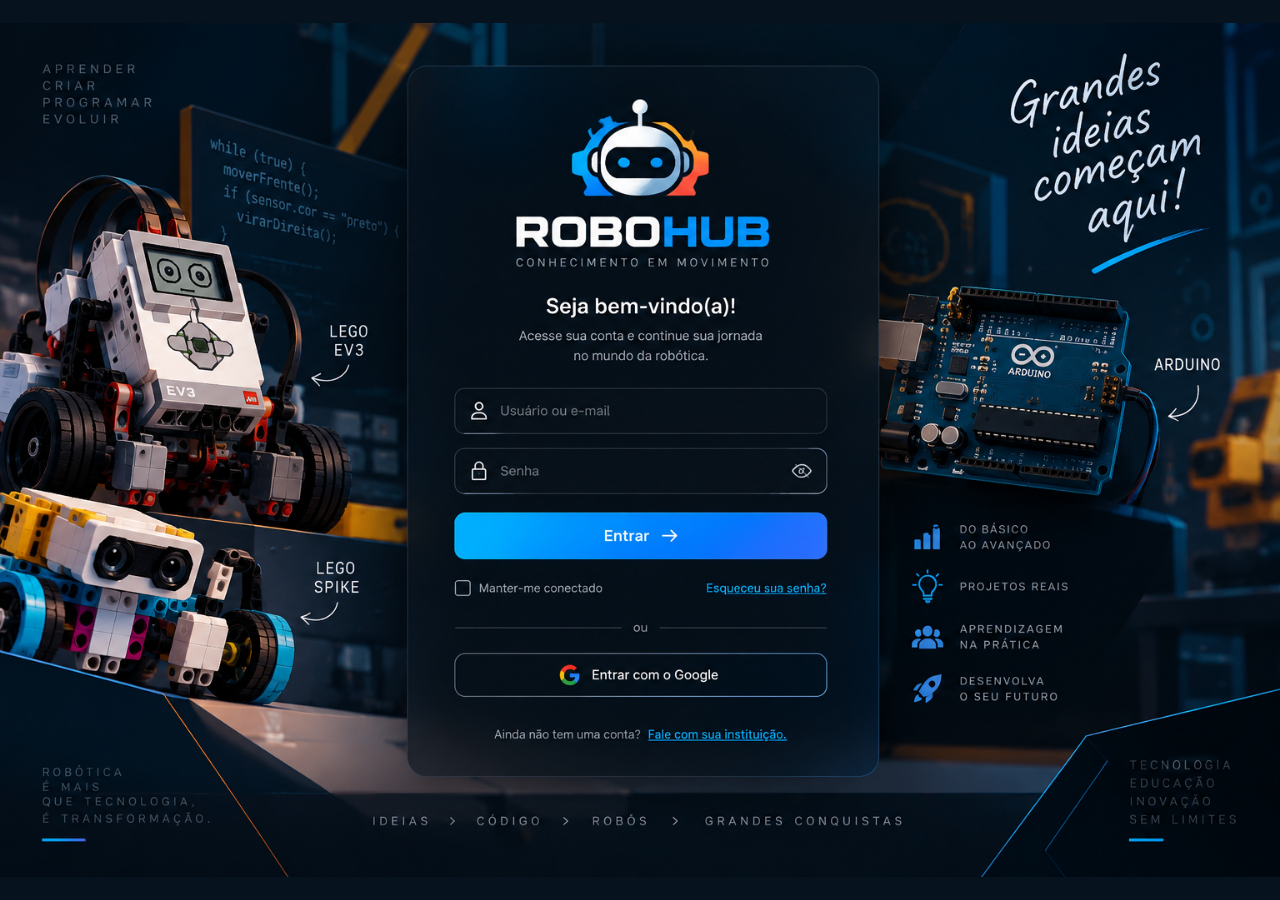
<file: modelo/index.html>
<!DOCTYPE html>
<html lang="pt-BR">
<head>
<meta charset="UTF-8">
<meta name="viewport" content="width=device-width, initial-scale=1.0">
<title>ROBOHUB — Login</title>
<style>
  * { box-sizing: border-box; }
  html, body {
    margin: 0;
    width: 100%;
    height: 100%;
    overflow: hidden;
    background: #06121d;
    font-family: Arial, Helvetica, sans-serif;
  }

  .page {
    position: relative;
    width: 100vw;
    height: 100vh;
    display: flex;
    align-items: center;
    justify-content: center;
    background: #06121d;
  }

  /*
    A arte original tem 1536x1024.
    O background-size: contain preserva exatamente a proporção,
    sem cortar ou deformar a imagem.
  */
  .art {
    position: absolute;
    inset: 0;
    margin: auto;
    width: 100%;
    height: 100%;
    object-fit: contain;
    user-select: none;
    pointer-events: none;
  }

  /*
    Camada de interação.
    Os elementos são posicionados em porcentagem em relação à arte.
    A aparência inicial permanece transparente para que a imagem
    continue sendo visualmente idêntica à arte original.
  */
  .hotspot {
    position: absolute;
    border: 0;
    background: transparent;
    padding: 0;
  }

  .login-form {
    position: absolute;
    left: 35.5%;
    top: 42.7%;
    width: 29.2%;
    height: 18.0%;
    display: flex;
    flex-direction: column;
    gap: 16px;
  }

  .field {
    width: 100%;
    height: 58px;
    border: 0;
    outline: none;
    background: transparent;
    color: #f5f8fb;
    font-size: 16px;
    padding: 0 52px;
    border-radius: 14px;
  }

  .field::placeholder { color: transparent; }

  .field:focus {
    /* mantém a estética da arte; não adiciona borda */
    box-shadow: none;
  }

  .password-wrap {
    position: relative;
    width: 100%;
  }

  .toggle-password {
    position: absolute;
    right: 10px;
    top: 0;
    width: 48px;
    height: 58px;
    border: 0;
    background: transparent;
    cursor: pointer;
  }

  .enter-button {
    position: absolute;
    left: 35.5%;
    top: 57.5%;
    width: 29.2%;
    height: 5.6%;
    border: 0;
    border-radius: 14px;
    background: transparent;
    cursor: pointer;
  }

  .keep-checkbox {
    position: absolute;
    left: 35.5%;
    top: 65.3%;
    width: 24px;
    height: 24px;
    opacity: 0;
    cursor: pointer;
  }

  .forgot {
    position: absolute;
    left: 54.8%;
    top: 65.0%;
    width: 10%;
    height: 3%;
    cursor: pointer;
    border: 0;
    background: transparent;
  }

  .google {
    position: absolute;
    left: 35.5%;
    top: 73.7%;
    width: 29.2%;
    height: 5.1%;
    border: 0;
    background: transparent;
    cursor: pointer;
    border-radius: 14px;
  }

  .institution {
    position: absolute;
    left: 49.5%;
    top: 82.3%;
    width: 13%;
    height: 3%;
    border: 0;
    background: transparent;
    cursor: pointer;
  }

  .toast {
    position: fixed;
    left: 50%;
    bottom: 24px;
    transform: translateX(-50%) translateY(20px);
    background: rgba(5, 18, 30, .95);
    color: white;
    border: 1px solid rgba(0,174,239,.7);
    padding: 12px 18px;
    border-radius: 10px;
    opacity: 0;
    pointer-events: none;
    transition: .25s ease;
    z-index: 10;
    font-size: 14px;
  }
  .toast.show {
    opacity: 1;
    transform: translateX(-50%) translateY(0);
  }

  /* Em telas menores, mantém a arte inteira e reduz a área útil. */
  @media (max-aspect-ratio: 1/1) {
    .art { width: auto; height: 100%; }
    .login-form {
      left: 35.5%;
      width: 29.2%;
    }
  }
</style>
</head>
<body>
<div class="page">

  <img class="art" src="robohub-login.png" alt="ROBOHUB — Conhecimento em Movimento">

  <form id="loginForm" autocomplete="on">
    <div class="login-form">
      <input
        class="field"
        id="user"
        name="username"
        type="text"
        autocomplete="username"
        aria-label="Usuário ou e-mail"
      >

      <div class="password-wrap">
        <input
          class="field"
          id="password"
          name="password"
          type="password"
          autocomplete="current-password"
          aria-label="Senha"
        >
        <button class="toggle-password" type="button" id="togglePassword" aria-label="Mostrar senha"></button>
      </div>
    </div>

    <button class="enter-button" type="submit" aria-label="Entrar"></button>

    <input class="keep-checkbox" type="checkbox" id="keep" aria-label="Manter-me conectado">

    <button class="forgot" type="button" id="forgot" aria-label="Esqueci minha senha"></button>

    <button class="google" type="button" id="google" aria-label="Entrar com o Google"></button>

    <button class="institution" type="button" id="institution" aria-label="Fale com sua instituição"></button>
  </form>

  <div class="toast" id="toast"></div>
</div>

<script>
  const toast = document.getElementById("toast");

  function showToast(message) {
    toast.textContent = message;
    toast.classList.add("show");
    clearTimeout(window.__toastTimer);
    window.__toastTimer = setTimeout(() => toast.classList.remove("show"), 2800);
  }

  document.getElementById("togglePassword").addEventListener("click", () => {
    const input = document.getElementById("password");
    input.type = input.type === "password" ? "text" : "password";
  });

  document.getElementById("loginForm").addEventListener("submit", (event) => {
    event.preventDefault();
    const user = document.getElementById("user").value.trim();
    const password = document.getElementById("password").value;

    if (!user || !password) {
      showToast("Informe seu usuário/e-mail e sua senha.");
      return;
    }

    // Substitua este trecho pela chamada à sua API/autenticação.
    showToast("Login pronto para conectar ao backend do ROBOHUB.");
  });

  document.getElementById("forgot").addEventListener("click", () => {
    showToast("Aqui você poderá conectar o fluxo de recuperação de senha.");
  });

  document.getElementById("google").addEventListener("click", () => {
    showToast("Aqui você poderá integrar o Google OAuth.");
  });

  document.getElementById("institution").addEventListener("click", () => {
    showToast("Aqui você poderá abrir o contato/credenciamento da instituição.");
  });
</script>
</body>
</html>
</file>
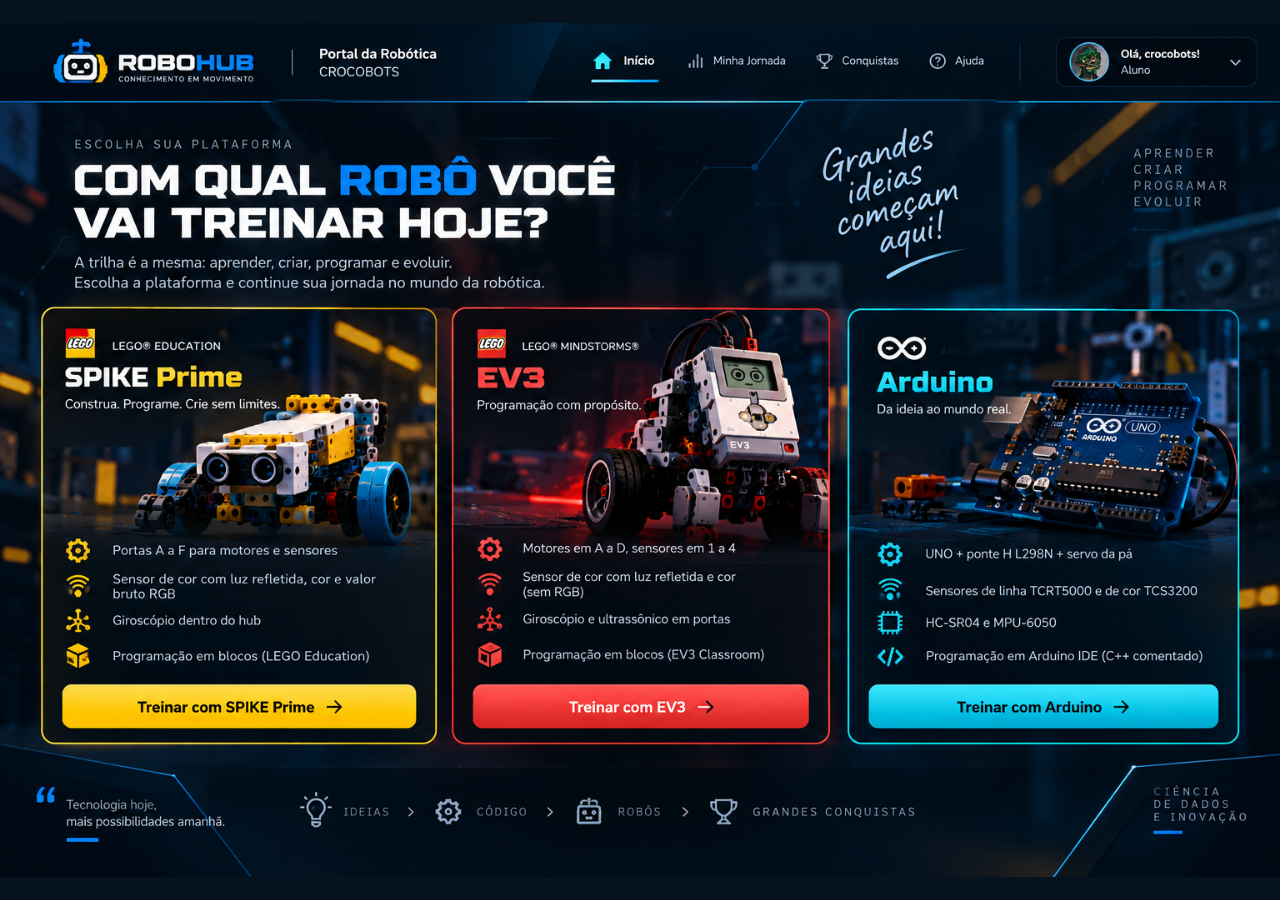
<file: modelo/index2.html>
<!DOCTYPE html>
<html lang="pt-BR">
<head>
<meta charset="UTF-8">
<meta name="viewport" content="width=device-width, initial-scale=1.0">
<title>ROBOHUB — Escolha sua plataforma</title>
<style>
*{box-sizing:border-box}
html,body{margin:0;width:100%;height:100%;overflow:hidden;background:#06121d;font-family:Arial,Helvetica,sans-serif}
.page{position:relative;width:100vw;height:100vh;background:#06121d;display:flex;align-items:center;justify-content:center}
.art{position:absolute;inset:0;width:100%;height:100%;object-fit:contain;user-select:none;pointer-events:none}

/* Interactive layer positioned over the original artwork. */
.platform{
  position:absolute;
  border:0;
  background:transparent;
  cursor:pointer;
  border-radius:18px;
  transition:.2s ease;
}
.platform:hover{
  box-shadow:0 0 0 2px rgba(255,255,255,.18),0 0 28px rgba(0,174,239,.16);
}
.spike{left:3.2%;top:33.2%;width:31.2%;height:51.2%}
.ev3{left:35.2%;top:33.2%;width:30.0%;height:51.2%}
.arduino{left:66.2%;top:33.2%;width:30.8%;height:51.2%}

.button{
  position:absolute;
  border:0;
  background:transparent;
  cursor:pointer;
  border-radius:14px;
  transition:.2s ease;
}
.button:hover{filter:brightness(1.12);box-shadow:0 0 24px rgba(255,255,255,.12)}
.spike-btn{left:4.8%;top:77.3%;width:27.7%;height:5.6%}
.ev3-btn{left:36.9%;top:77.3%;width:27.5%;height:5.6%}
.arduino-btn{left:67.9%;top:77.3%;width:27.4%;height:5.6%}

.nav{
  position:absolute;
  border:0;
  background:transparent;
  cursor:pointer;
}
.nav-home{left:45.2%;top:1.5%;width:6.5%;height:6%}
.nav-journey{left:53%;top:1.5%;width:9%;height:6%}
.nav-achievements{left:63.5%;top:1.5%;width:9%;height:6%}
.nav-help{left:72.7%;top:1.5%;width:6%;height:6%}
.profile{right:1.7%;top:1.5%;width:15.8%;height:6.5%}

.toast{
 position:fixed;left:50%;bottom:22px;transform:translate(-50%,20px);
 background:rgba(5,18,30,.96);color:#fff;border:1px solid rgba(0,174,239,.7);
 padding:12px 18px;border-radius:10px;opacity:0;pointer-events:none;
 transition:.25s ease;z-index:10;font-size:14px
}
.toast.show{opacity:1;transform:translate(-50%,0)}

@media (max-aspect-ratio:1/1){
  .art{width:auto;height:100%}
}
</style>
</head>
<body>
<div class="page">
  <img class="art" src="robohub-plataformas.png" alt="ROBOHUB — escolha sua plataforma">

  <button class="nav nav-home" aria-label="Início" data-msg="Início"></button>
  <button class="nav nav-journey" aria-label="Minha Jornada" data-msg="Minha Jornada"></button>
  <button class="nav nav-achievements" aria-label="Conquistas" data-msg="Conquistas"></button>
  <button class="nav nav-help" aria-label="Ajuda" data-msg="Ajuda"></button>
  <button class="nav profile" aria-label="Perfil do aluno" data-msg="Perfil do aluno"></button>

  <button class="platform spike" aria-label="Selecionar SPIKE Prime" data-platform="SPIKE Prime"></button>
  <button class="platform ev3" aria-label="Selecionar EV3" data-platform="EV3"></button>
  <button class="platform arduino" aria-label="Selecionar Arduino" data-platform="Arduino"></button>

  <button class="button spike-btn" aria-label="Treinar com SPIKE Prime" data-platform="SPIKE Prime"></button>
  <button class="button ev3-btn" aria-label="Treinar com EV3" data-platform="EV3"></button>
  <button class="button arduino-btn" aria-label="Treinar com Arduino" data-platform="Arduino"></button>

  <div class="toast" id="toast"></div>
</div>

<script>
const toast=document.getElementById('toast');
function show(msg){
 toast.textContent=msg;
 toast.classList.add('show');
 clearTimeout(window.__t);
 window.__t=setTimeout(()=>toast.classList.remove('show'),2200);
}
document.querySelectorAll('[data-platform]').forEach(el=>{
 el.addEventListener('click',()=>{
   const p=el.dataset.platform;
   // Conecte aqui a rota real da sua aplicação.
   show('Plataforma selecionada: '+p);
   // Exemplo:
   // window.location.href = '/plataforma/' + p.toLowerCase().replace(' ','-');
 });
});
document.querySelectorAll('[data-msg]').forEach(el=>{
 el.addEventListener('click',()=>show(el.dataset.msg));
});
</script>
</body>
</html>
</file>
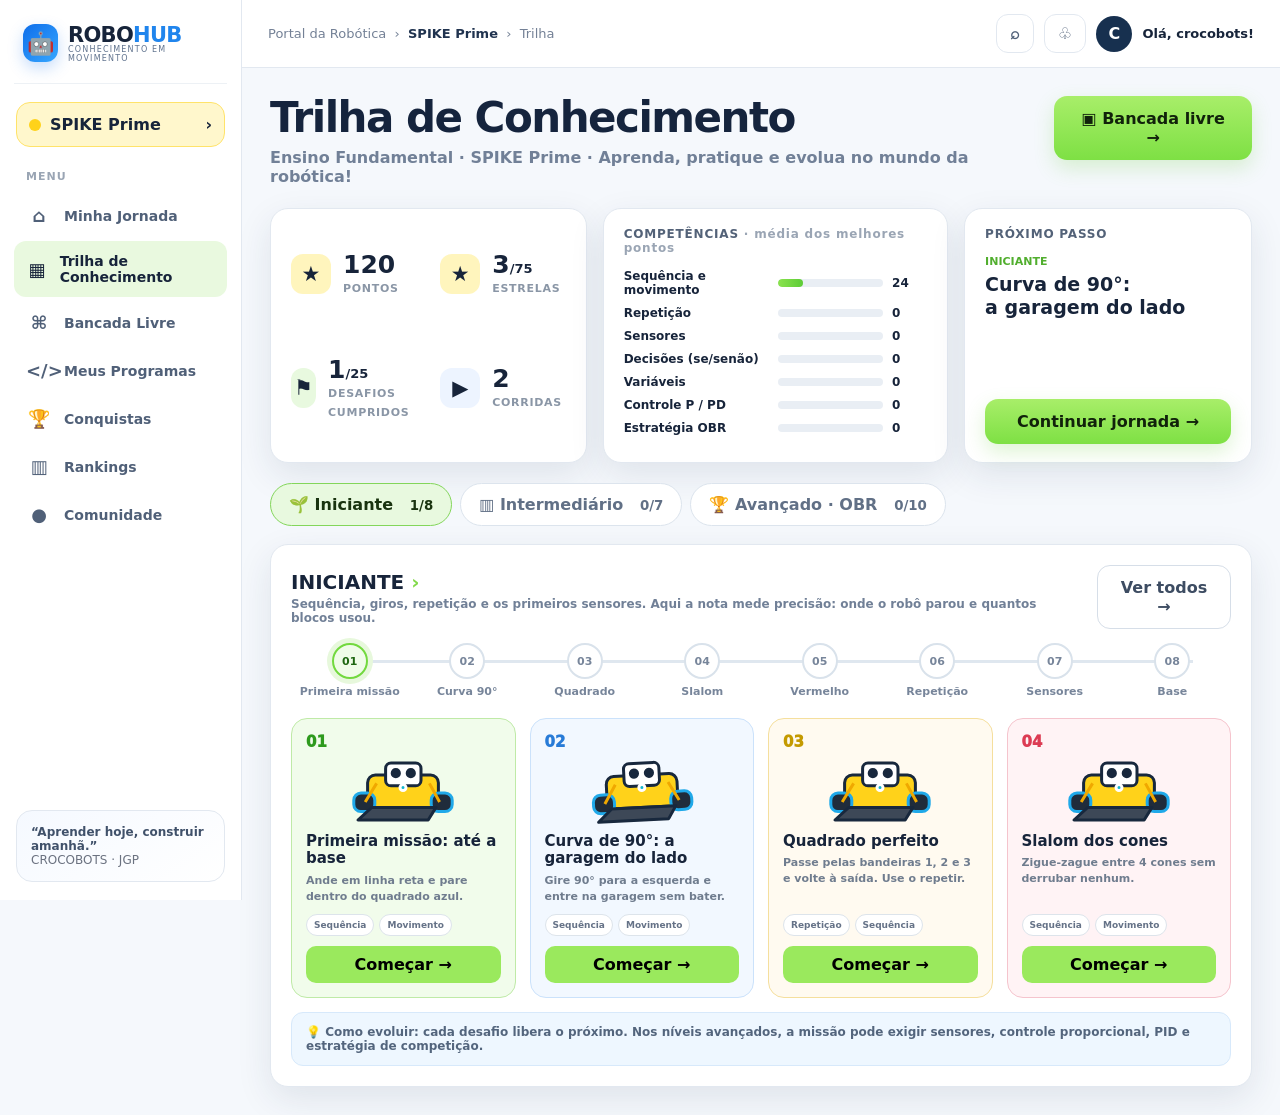
<file: modelo/index3.html>
<!doctype html>
<html lang="pt-BR"><head><meta charset="utf-8"><meta name="viewport" content="width=device-width,initial-scale=1">
<title>ROBOHUB — Portal da Robótica</title><link rel="stylesheet" href="styles.css"></head>
<body><script>location.href='trilha.html'</script></body></html>
</file>
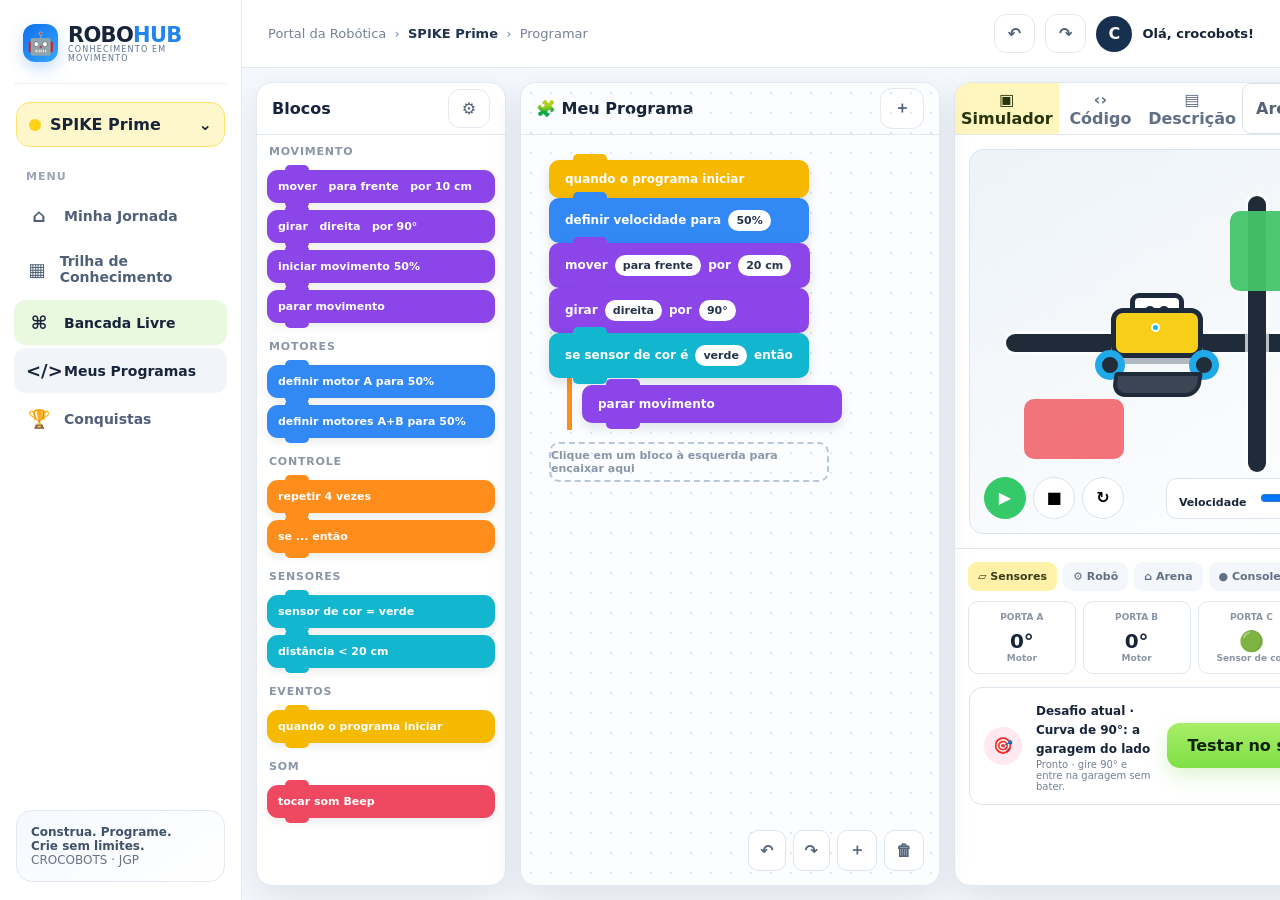
<file: modelo/programar.html>
<!doctype html>
<html lang="pt-BR">
<head><meta charset="utf-8"><meta name="viewport" content="width=device-width,initial-scale=1">
<title>ROBOHUB — Programar e Simular</title><link rel="stylesheet" href="styles.css"></head>
<body>
<div class="app">
<aside class="sidebar">
 <div class="brand"><div class="brand-mark">🤖</div><div><strong>ROBO<span style="color:#2085ed">HUB</span></strong><small>CONHECIMENTO EM MOVIMENTO</small></div></div>
 <div class="platform"><i class="dot"></i><span>SPIKE Prime</span><b style="margin-left:auto">⌄</b></div>
 <nav class="nav">
  <div class="nav-title">MENU</div>
  <a href="trilha.html"><span class="nav-icon">⌂</span><span>Minha Jornada</span></a>
  <a href="trilha.html"><span class="nav-icon">▦</span><span>Trilha de Conhecimento</span></a>
  <a href="#" class="active"><span class="nav-icon">⌘</span><span>Bancada Livre</span></a>
  <a href="#" class="active" style="background:#f1f5fa"><span class="nav-icon">&lt;/&gt;</span><span>Meus Programas</span></a>
  <a href="#" data-nav="Conquistas"><span class="nav-icon">🏆</span><span>Conquistas</span></a>
 </nav>
 <div class="sidebar-foot"><b>Construa. Programe.<br>Crie sem limites.</b><br><span style="color:#6b7280">CROCOBOTS · JGP</span></div>
</aside>
<main class="main">
<header class="topbar"><div class="crumb">Portal da Robótica &nbsp;›&nbsp; <b>SPIKE Prime</b> &nbsp;›&nbsp; Programar</div><div class="top-actions"><button class="top-btn">↶</button><button class="top-btn">↷</button><div class="avatar">C</div><b style="font-size:13px">Olá, crocobots!</b></div></header>

<div class="program-layout">
 <section class="panel palette">
   <div class="panel-head"><span>Blocos</span><button class="top-btn" data-action="Paleta atualizada">⚙</button></div>
   <div class="category">Movimento</div>
   <div class="block move" data-code="mover <span class='field'>para frente</span> por <span class='field'>10 cm</span>">mover &nbsp; para frente &nbsp; por 10 cm</div>
   <div class="block move" data-code="girar <span class='field'>direita</span> por <span class='field'>90°</span>">girar &nbsp; direita &nbsp; por 90°</div>
   <div class="block move" data-code="iniciar movimento <span class='field'>50%</span>">iniciar movimento 50%</div>
   <div class="block move" data-code="parar movimento">parar movimento</div>
   <div class="category">Motores</div>
   <div class="block motor" data-code="definir motor <span class='field'>A</span> para <span class='field'>50%</span>">definir motor A para 50%</div>
   <div class="block motor" data-code="definir motores <span class='field'>A+B</span> para <span class='field'>50%</span>">definir motores A+B para 50%</div>
   <div class="category">Controle</div>
   <div class="block control" data-code="repetir <span class='field'>4</span> vezes">repetir 4 vezes</div>
   <div class="block control" data-code="se ... então">se ... então</div>
   <div class="category">Sensores</div>
   <div class="block sensor" data-code="sensor de cor = <span class='field'>verde</span>">sensor de cor = verde</div>
   <div class="block sensor" data-code="distância &lt; <span class='field'>20 cm</span>">distância &lt; 20 cm</div>
   <div class="category">Eventos</div>
   <div class="block event" data-code="quando o programa iniciar">quando o programa iniciar</div>
   <div class="category">Som</div>
   <div class="block sound" data-code="tocar som <span class='field'>Beep</span>">tocar som Beep</div>
 </section>

 <section class="panel workspace">
  <div class="panel-head"><span>🧩 Meu Programa</span><div><button class="top-btn" data-action="Novo programa">＋</button></div></div>
  <div class="grid-bg"></div>
  <div class="code-area">
    <div class="code-stack" id="codeStack">
      <div class="code-block event" draggable="true">quando o programa iniciar</div>
      <div class="code-block motor" draggable="true">definir velocidade para <span class="field">50%</span></div>
      <div class="code-block move" draggable="true">mover <span class="field">para frente</span> por <span class="field">20 cm</span></div>
      <div class="code-block move" draggable="true">girar <span class="field">direita</span> por <span class="field">90°</span></div>
      <div class="code-block sensor" draggable="true">se sensor de cor é <span class="field">verde</span> então</div>
      <div class="nested"><div class="code-block move" draggable="true">parar movimento</div></div>
      <div class="dropzone">Clique em um bloco à esquerda para encaixar aqui</div>
    </div>
  </div>
  <div class="workspace-tools"><button class="tool" data-action="Desfazer">↶</button><button class="tool" data-action="Refazer">↷</button><button class="tool" data-action="Aumentar zoom">＋</button><button class="tool" data-action="Limpar código">🗑</button></div>
 </section>

 <section class="panel simulator">
   <div class="sim-tabs"><button class="sim-tab active">▣ Simulador</button><button class="sim-tab" data-action="Visualizando código">‹› Código</button><button class="sim-tab" data-action="Abrindo descrição">▤ Descrição</button><select class="arena-select"><option>Arena: Básica</option><option>Arena: OBR</option><option>Arena: Resgate</option></select></div>
   <div class="scene">
      <div class="track"></div><div class="track v"></div><div class="zone"></div><div class="zone red"></div>
      <div class="robot" id="robot"><div class="robot-top"><i class="robot-eye a"></i><i class="robot-eye b"></i></div><div class="robot-body"></div><i class="sensor-dot"></i><div class="wheel l"></div><div class="wheel r"></div><div class="bucket"></div></div>
      <div class="scene-controls"><button class="round play" id="runSim">▶</button><button class="round" id="stopSim">■</button><button class="round" id="resetSim">↻</button></div>
      <div class="speed">Velocidade &nbsp; <input type="range" min="1" max="5" value="2"></div>
   </div>
   <div class="sensor-panel"><div class="sensor-tabs"><button class="sensor-tab active">▱ Sensores</button><button class="sensor-tab" data-action="Robô">⚙ Robô</button><button class="sensor-tab" data-action="Arena">⌂ Arena</button><button class="sensor-tab" data-action="Console">● Console</button></div>
    <div class="sensor-grid">
      <div class="sensor-card"><span>PORTA A</span><b class="sensor-value">0°</b><span>Motor</span></div>
      <div class="sensor-card"><span>PORTA B</span><b class="sensor-value">0°</b><span>Motor</span></div>
      <div class="sensor-card"><span>PORTA C</span><b class="sensor-value">🟢</b><span>Sensor de cor</span></div>
      <div class="sensor-card"><span>PORTA D</span><b class="sensor-value">25 cm</b><span>Ultrassônico</span></div>
    </div>
   </div>
   <div class="challenge-footer"><div class="target">🎯</div><div style="flex:1"><strong>Desafio atual · Curva de 90°: a garagem do lado</strong><p id="simState">Pronto · gire 90° e entre na garagem sem bater.</p></div><button class="green-btn" onclick="toast('Desafio enviado para o simulador')">Testar no simulador ▶</button></div>
 </section>
</div>
</main>
</div>
<div id="toast" class="toast"></div><script src="app.js"></script>
</body></html>
</file>
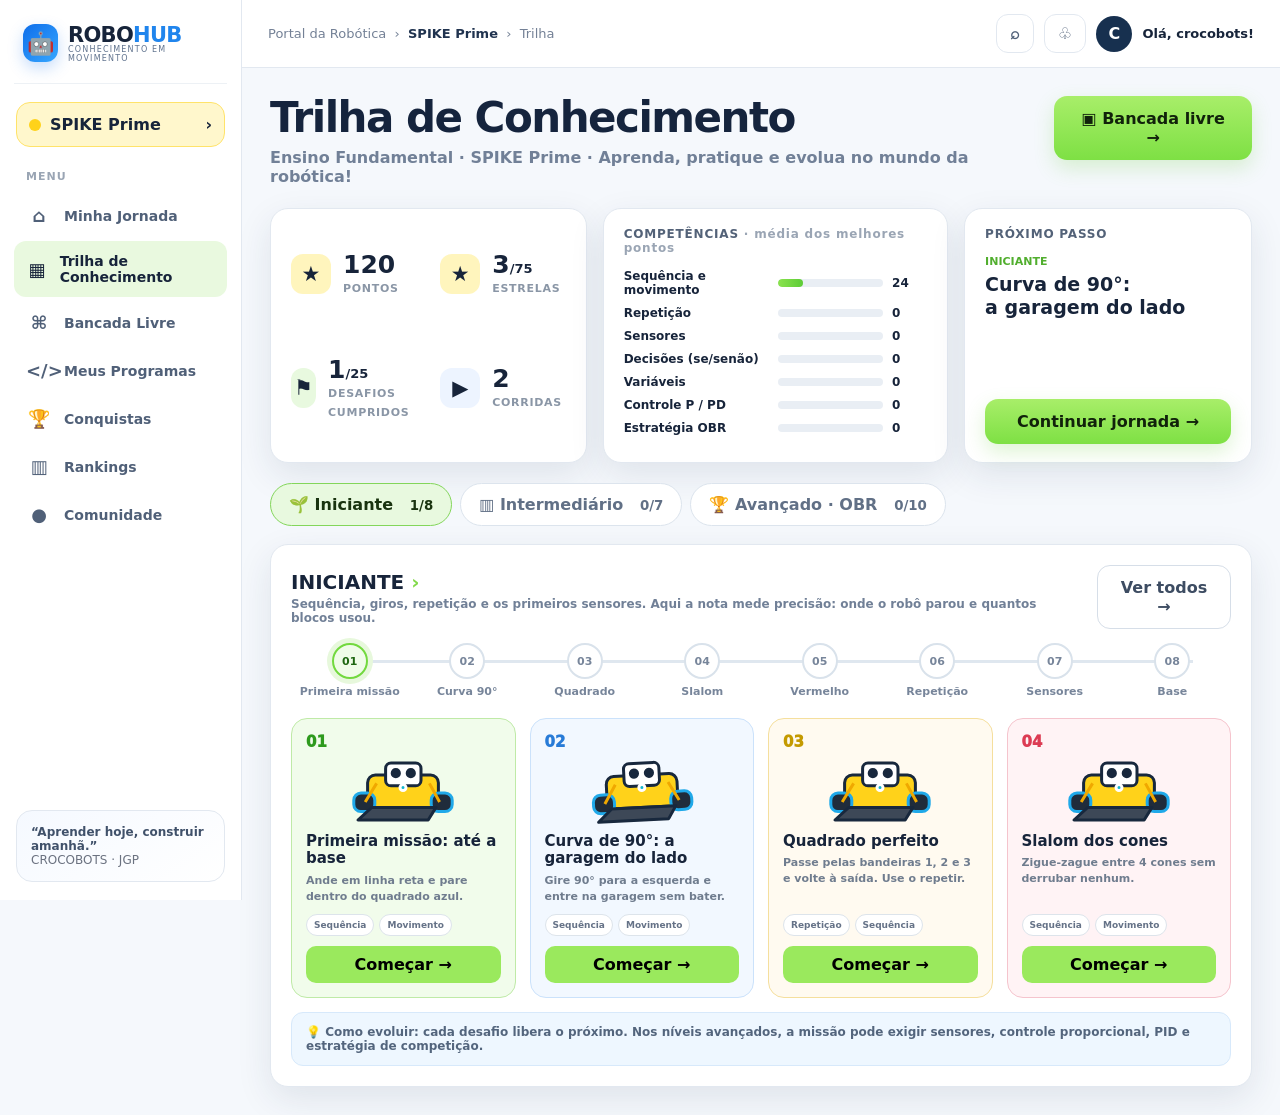
<file: modelo/trilha.html>
<!doctype html>
<html lang="pt-BR">
<head><meta charset="utf-8"><meta name="viewport" content="width=device-width,initial-scale=1">
<title>ROBOHUB — Trilha de Conhecimento</title><link rel="stylesheet" href="styles.css"></head>
<body>
<div class="app">
<aside class="sidebar">
  <div class="brand"><div class="brand-mark">🤖</div><div><strong>ROBO<span style="color:#2085ed">HUB</span></strong><small>CONHECIMENTO EM MOVIMENTO</small></div></div>
  <div class="platform"><i class="dot"></i><span>SPIKE Prime</span><b style="margin-left:auto">›</b></div>
  <nav class="nav">
    <div class="nav-title">MENU</div>
    <a href="#" data-nav="Minha Jornada"><span class="nav-icon">⌂</span><span>Minha Jornada</span></a>
    <a href="#" class="active" data-nav="Trilha de Conhecimento"><span class="nav-icon">▦</span><span>Trilha de Conhecimento</span></a>
    <a href="programar.html"><span class="nav-icon">⌘</span><span>Bancada Livre</span></a>
    <a href="programar.html"><span class="nav-icon">&lt;/&gt;</span><span>Meus Programas</span></a>
    <a href="#" data-nav="Conquistas"><span class="nav-icon">🏆</span><span>Conquistas</span></a>
    <a href="#" data-nav="Rankings"><span class="nav-icon">▥</span><span>Rankings</span></a>
    <a href="#" data-nav="Comunidade"><span class="nav-icon">●</span><span>Comunidade</span></a>
  </nav>
  <div class="sidebar-foot"><b>“Aprender hoje, construir amanhã.”</b><br><span style="color:#6b7280">CROCOBOTS · JGP</span></div>
</aside>
<main class="main">
<header class="topbar"><div class="crumb">Portal da Robótica &nbsp;›&nbsp; <b>SPIKE Prime</b> &nbsp;›&nbsp; Trilha</div><div class="top-actions"><button class="top-btn">⌕</button><button class="top-btn">♧</button><div class="avatar">C</div><b style="font-size:13px">Olá, crocobots!</b></div></header>
<section class="content">
 <div class="hero">
   <div><h1>Trilha de Conhecimento</h1><p>Ensino Fundamental · SPIKE Prime · Aprenda, pratique e evolua no mundo da robótica!</p></div>
   <button class="green-btn" onclick="location.href='programar.html'">▣ Bancada livre →</button>
 </div>

 <div class="stats-grid">
  <div class="card stats">
    <div class="stat"><div class="stat-icon">★</div><div><b>120</b><span>Pontos</span></div></div>
    <div class="stat"><div class="stat-icon">★</div><div><b>3<small style="font-size:13px">/75</small></b><span>Estrelas</span></div></div>
    <div class="stat"><div class="stat-icon" style="background:#e8f9df">⚑</div><div><b>1<small style="font-size:13px">/25</small></b><span>Desafios cumpridos</span></div></div>
    <div class="stat"><div class="stat-icon" style="background:#edf4ff">▶</div><div><b>2</b><span>Corridas</span></div></div>
  </div>
  <div class="card skills"><div class="card-title">Competências <span style="text-transform:none;font-weight:600;color:#9aa5b4">· média dos melhores pontos</span></div>
   <div class="skill"><span>Sequência e movimento</span><div class="bar"><i style="width:24%"></i></div><b>24</b></div>
   <div class="skill"><span>Repetição</span><div class="bar"><i style="width:0%"></i></div><b>0</b></div>
   <div class="skill"><span>Sensores</span><div class="bar"><i style="width:0%"></i></div><b>0</b></div>
   <div class="skill"><span>Decisões (se/senão)</span><div class="bar"><i style="width:0%"></i></div><b>0</b></div>
   <div class="skill"><span>Variáveis</span><div class="bar"><i style="width:0%"></i></div><b>0</b></div>
   <div class="skill"><span>Controle P / PD</span><div class="bar"><i style="width:0%"></i></div><b>0</b></div>
   <div class="skill"><span>Estratégia OBR</span><div class="bar"><i style="width:0%"></i></div><b>0</b></div>
  </div>
  <div class="card next"><div><div class="card-title">Próximo passo</div><div class="tag">INICIANTE</div><h3>Curva de 90°:<br>a garagem do lado</h3></div><button class="green-btn" onclick="location.href='programar.html'">Continuar jornada →</button></div>
 </div>

 <div class="tabs"><button class="tab active">🌱 Iniciante &nbsp; <small>1/8</small></button><button class="tab">▥ Intermediário &nbsp; <small>0/7</small></button><button class="tab">🏆 Avançado · OBR &nbsp; <small>0/10</small></button></div>

 <div class="card path-card">
  <div class="path-head"><div><h2>INICIANTE <span style="color:#82d94a">›</span></h2><p>Sequência, giros, repetição e os primeiros sensores. Aqui a nota mede precisão: onde o robô parou e quantos blocos usou.</p></div><button class="outline-btn">Ver todos →</button></div>
  <div class="path-line">
    <div class="node current"><span>01</span>Primeira missão</div><div class="node"><span>02</span>Curva 90°</div><div class="node"><span>03</span>Quadrado</div><div class="node"><span>04</span>Slalom</div><div class="node"><span>05</span>Vermelho</div><div class="node"><span>06</span>Repetição</div><div class="node"><span>07</span>Sensores</div><div class="node"><span>08</span>Base</div>
  </div>
  <div class="challenge-grid">
   <article class="challenge"><div class="challenge-num">01</div><div class="robot-mini"><img src="robot.svg" alt="Robô" style="height:66px"></div><h3>Primeira missão: até a base</h3><p>Ande em linha reta e pare dentro do quadrado azul.</p><div class="chips"><span class="chip">Sequência</span><span class="chip">Movimento</span></div><button>Começar →</button></article>
   <article class="challenge"><div class="challenge-num" style="color:#287bd7">02</div><div class="robot-mini"><img src="robot.svg" alt="Robô" style="height:66px;transform:rotate(-3deg)"></div><h3>Curva de 90°: a garagem do lado</h3><p>Gire 90° para a esquerda e entre na garagem sem bater.</p><div class="chips"><span class="chip">Sequência</span><span class="chip">Movimento</span></div><button onclick="location.href='programar.html'">Começar →</button></article>
   <article class="challenge"><div class="challenge-num" style="color:#c49a00">03</div><div class="robot-mini"><img src="robot.svg" alt="Robô" style="height:66px"></div><h3>Quadrado perfeito</h3><p>Passe pelas bandeiras 1, 2 e 3 e volte à saída. Use o repetir.</p><div class="chips"><span class="chip">Repetição</span><span class="chip">Sequência</span></div><button>Começar →</button></article>
   <article class="challenge"><div class="challenge-num" style="color:#dc3b53">04</div><div class="robot-mini"><img src="robot.svg" alt="Robô" style="height:66px"></div><h3>Slalom dos cones</h3><p>Zigue-zague entre 4 cones sem derrubar nenhum.</p><div class="chips"><span class="chip">Sequência</span><span class="chip">Movimento</span></div><button>Começar →</button></article>
  </div>
  <div class="note">💡 <b>Como evoluir:</b> cada desafio libera o próximo. Nos níveis avançados, a missão pode exigir sensores, controle proporcional, PID e estratégia de competição.</div>
 </div>
</section>
</main>
</div>
<div id="toast" class="toast"></div><script src="app.js"></script>
</body></html>
</file>
<file: modelo/styles.css>
:root{
  --navy:#13233d;
  --navy2:#0d1a2d;
  --text:#17243a;
  --muted:#6c788a;
  --line:#e2e8f0;
  --bg:#f5f8fc;
  --white:#fff;
  --green:#8be34f;
  --green2:#57c92f;
  --yellow:#ffd21a;
  --blue:#3288f5;
  --purple:#8b45e8;
  --cyan:#13b9d4;
  --orange:#ff9f1c;
  --red:#ef4960;
  --pink:#ee4b9b;
  --shadow:0 12px 35px rgba(27,49,82,.10);
  --radius:18px;
}
*{box-sizing:border-box}
html,body{margin:0;min-height:100%;font-family:Inter,ui-sans-serif,system-ui,-apple-system,BlinkMacSystemFont,"Segoe UI",sans-serif;color:var(--text);background:var(--bg)}
button,input,select{font:inherit}
button{cursor:pointer}
a{text-decoration:none;color:inherit}
.app{min-height:100vh;display:flex}
.sidebar{width:242px;background:#fff;border-right:1px solid var(--line);padding:18px 14px;position:fixed;left:0;top:0;bottom:0;z-index:20}
.brand{display:flex;align-items:center;gap:10px;padding:5px 9px 20px;border-bottom:1px solid #edf1f5}
.brand-mark{width:38px;height:38px;border-radius:12px;background:linear-gradient(135deg,#0e6eea,#37a7ff);display:grid;place-items:center;color:white;font-size:22px;font-weight:900;box-shadow:0 6px 15px rgba(31,121,240,.25)}
.brand strong{font-size:21px;letter-spacing:-.7px}.brand small{display:block;font-size:8px;letter-spacing:1.2px;color:#5f728d;margin-top:-2px}
.platform{margin:18px 2px 10px;background:#fff7cc;border:1px solid #ffe36a;border-radius:14px;padding:12px;display:flex;align-items:center;gap:9px;font-weight:800}
.platform .dot{width:12px;height:12px;background:var(--yellow);border-radius:50%}
.nav-title{font-size:11px;font-weight:800;color:#9aa5b4;letter-spacing:1px;padding:13px 12px 7px}
.nav a{display:flex;align-items:center;gap:12px;padding:12px;border-radius:12px;color:#506078;font-weight:650;font-size:14px;margin:3px 0}
.nav a:hover{background:#f1f5fa}.nav a.active{background:#e9f9df;color:#17243a;font-weight:850}
.nav-icon{width:26px;text-align:center;font-size:18px}
.sidebar-foot{position:absolute;left:16px;right:16px;bottom:18px;border-radius:16px;background:linear-gradient(145deg,#f5f9ff,#fff);border:1px solid var(--line);padding:14px;color:#40516a;font-size:12px}
.main{margin-left:242px;flex:1;min-width:0}
.topbar{height:68px;background:rgba(255,255,255,.94);backdrop-filter:blur(12px);border-bottom:1px solid var(--line);display:flex;align-items:center;justify-content:space-between;padding:0 26px;position:sticky;top:0;z-index:15}
.crumb{font-size:13px;color:#748196}.crumb b{color:#20334f}
.top-actions{display:flex;align-items:center;gap:10px}.top-btn{border:1px solid var(--line);background:#fff;border-radius:12px;padding:9px 13px;color:#506078;font-weight:700}
.avatar{width:36px;height:36px;border-radius:50%;display:grid;place-items:center;background:#17304f;color:#fff;font-weight:900}
.content{padding:28px;max-width:1480px;margin:auto}
.hero{display:flex;justify-content:space-between;align-items:flex-start;gap:20px;margin-bottom:22px}
.hero h1{font-size:42px;line-height:1.05;margin:0 0 8px;letter-spacing:-1.5px;color:#15243d}
.hero p{margin:0;color:#718097;font-weight:600}
.green-btn{border:0;background:linear-gradient(180deg,#a8ee69,#7ee044);color:#11220b;border-radius:13px;padding:13px 20px;font-weight:900;box-shadow:0 8px 20px rgba(107,203,54,.22)}
.outline-btn{border:1px solid #d6dee8;background:#fff;border-radius:13px;padding:12px 16px;font-weight:800;color:#3d4c62}
.stats-grid{display:grid;grid-template-columns:1.1fr 1.2fr 1fr;gap:16px;margin-bottom:20px}
.card{background:#fff;border:1px solid var(--line);border-radius:var(--radius);box-shadow:var(--shadow)}
.stats{padding:20px;display:grid;grid-template-columns:1fr 1fr;gap:16px}
.stat{display:flex;gap:12px;align-items:center}.stat-icon{width:40px;height:40px;border-radius:12px;background:#fff5bd;display:grid;place-items:center;font-size:21px}.stat b{font-size:25px;display:block;line-height:1}.stat span{font-size:11px;text-transform:uppercase;color:#8a96a6;font-weight:800;letter-spacing:.7px}
.skills{padding:18px 20px}.card-title{font-size:12px;font-weight:900;letter-spacing:.8px;color:#536278;text-transform:uppercase;margin-bottom:14px}.skill{display:grid;grid-template-columns:145px 1fr 35px;align-items:center;gap:9px;font-size:12px;font-weight:750;margin:9px 0}.bar{height:8px;background:#e9eef4;border-radius:10px;overflow:hidden}.bar i{display:block;height:100%;background:linear-gradient(90deg,#8be34f,#5dcc36);border-radius:10px}
.next{padding:18px 20px;display:flex;flex-direction:column;justify-content:space-between}.next .tag{font-size:11px;font-weight:900;color:#51ae2e}.next h3{font-size:19px;margin:5px 0 15px;line-height:1.2}
.tabs{display:flex;gap:8px;margin:10px 0 18px}.tab{padding:11px 18px;border-radius:999px;border:1px solid #dce4ed;background:#fff;font-weight:800;color:#617086}.tab.active{background:#e8f9df;border-color:#83d65a;color:#19330f}
.path-card{padding:20px}.path-head{display:flex;align-items:center;justify-content:space-between;gap:15px;margin-bottom:14px}.path-head h2{margin:0;font-size:20px}.path-head p{margin:3px 0 0;color:#718097;font-size:12px;font-weight:650}
.path-line{display:grid;grid-template-columns:repeat(8,1fr);gap:0;margin:12px 0 20px;position:relative}.path-line:before{content:"";position:absolute;top:17px;left:4%;right:4%;height:3px;background:#dfe7ef;z-index:0}.node{z-index:1;display:flex;flex-direction:column;align-items:center;gap:6px;font-size:11px;font-weight:850;color:#77859a}.node span{width:36px;height:36px;border-radius:50%;background:#fff;border:2px solid #d9e2eb;display:grid;place-items:center}.node.done span,.node.current span{border-color:#72d93e;background:#effce8;color:#1d6610}.node.current span{box-shadow:0 0 0 5px #e7f8dc}.challenge-grid{display:grid;grid-template-columns:repeat(4,1fr);gap:14px}.challenge{border:1px solid #dce5ee;border-radius:16px;padding:14px;min-height:215px;display:flex;flex-direction:column;position:relative;overflow:hidden;background:#fff}.challenge:nth-child(1){background:#f1fceb;border-color:#bfeaa7}.challenge:nth-child(2){background:#f2f8ff;border-color:#cbe2fb}.challenge:nth-child(3){background:#fffaf0;border-color:#f5df9d}.challenge:nth-child(4){background:#fff3f5;border-color:#f5c4cd}.challenge-num{font-weight:950;font-size:15px;color:#2e9a1d}.challenge h3{font-size:15px;margin:8px 0 5px;line-height:1.15}.challenge p{font-size:11px;line-height:1.45;color:#6f7c8e;margin:0 0 10px;font-weight:600}.chips{display:flex;gap:5px;flex-wrap:wrap;margin-top:auto;margin-bottom:10px}.chip{font-size:9px;font-weight:850;background:#fff;border:1px solid #dde4eb;border-radius:99px;padding:5px 7px;color:#657287}.challenge button{width:100%;padding:9px;border:0;border-radius:10px;background:#9ae95d;font-weight:900}
.robot-mini{height:70px;display:flex;align-items:center;justify-content:center;margin-top:4px}.robot-mini svg{height:68px;max-width:130px}
.note{margin-top:14px;padding:12px 14px;border-radius:12px;background:#eef7ff;border:1px solid #d7e9fb;color:#53657d;font-size:12px;font-weight:650}

/* programmer */
.program-layout{display:grid;grid-template-columns:250px minmax(420px,1fr) minmax(480px,1.12fr);gap:14px;height:calc(100vh - 68px);padding:14px;min-height:720px}
.panel{background:#fff;border:1px solid var(--line);border-radius:16px;box-shadow:var(--shadow);min-width:0;overflow:hidden}
.panel-head{height:52px;border-bottom:1px solid var(--line);display:flex;align-items:center;justify-content:space-between;padding:0 15px;font-weight:900}
.palette{overflow:auto}.category{padding:10px 12px 5px;font-size:11px;text-transform:uppercase;letter-spacing:.8px;color:#8a96a6;font-weight:900}
.block{margin:7px 10px;padding:10px 11px;border-radius:11px;color:#fff;font-size:11px;font-weight:850;box-shadow:0 4px 9px rgba(0,0,0,.08);position:relative;cursor:grab;user-select:none}
.block:before{content:"";position:absolute;left:18px;top:-5px;width:24px;height:8px;border-radius:5px 5px 0 0;background:inherit}
.block:after{content:"";position:absolute;left:18px;bottom:-5px;width:24px;height:8px;border-radius:0 0 5px 5px;background:inherit}
.block.move{background:#8b45e8}.block.motor{background:#3288f5}.block.event{background:#f5b900}.block.control{background:#ff8d1b}.block.sensor{background:#12b7cf}.block.operator{background:#46c451}.block.variable{background:#ee8c25}.block.sound{background:#ee4960}
.block.inline{display:inline-block;margin:0 5px;padding:5px 8px;font-size:10px;border-radius:7px}.block.inline:before,.block.inline:after{display:none}
.workspace{position:relative;background:#fbfdff;overflow:auto}
.grid-bg{position:absolute;inset:0;background-image:radial-gradient(#d8e1ec 1px,transparent 1px);background-size:20px 20px;opacity:.8}
.code-area{position:relative;z-index:1;padding:25px 28px;min-height:100%;width:max-content;min-width:100%}
.code-stack{display:flex;flex-direction:column;align-items:flex-start;gap:0}
.code-block{min-width:260px;color:#fff;padding:12px 16px;border-radius:10px;font-size:12px;font-weight:850;position:relative;box-shadow:0 5px 12px rgba(20,36,58,.12);margin-bottom:0}
.code-block:before{content:"";position:absolute;top:-6px;left:24px;width:34px;height:9px;background:inherit;border-radius:5px 5px 0 0}
.code-block:after{content:"";position:absolute;bottom:-6px;left:24px;width:34px;height:9px;background:inherit;border-radius:0 0 5px 5px}
.code-block.event{background:#f6b800}.code-block.move{background:#8b45e8}.code-block.control{background:#ff8d1b}.code-block.sensor{background:#12b7cf}.code-block.sound{background:#ee4960}.code-block.motor{background:#3288f5}
.code-block .field{display:inline-block;background:#fff;color:#25334b;padding:4px 8px;border-radius:999px;margin:0 3px;font-size:11px}
.nested{margin-left:18px;border-left:5px solid #ff8d1b;padding:7px 0 7px 10px}
.dropzone{width:280px;height:40px;border:2px dashed #b9c8d9;border-radius:10px;display:grid;place-items:center;color:#8997a9;font-size:11px;font-weight:800;margin-top:12px}
.workspace-tools{position:sticky;bottom:14px;margin:0 15px 15px;z-index:4;display:flex;justify-content:flex-end;gap:7px}.tool{background:#fff;border:1px solid #dce4ed;border-radius:10px;padding:9px 11px;font-weight:800;color:#55657c}
.simulator{display:flex;flex-direction:column}.sim-tabs{display:flex;height:52px;border-bottom:1px solid var(--line)}.sim-tab{flex:1;border:0;background:#fff;font-weight:850;color:#617086}.sim-tab.active{background:#fff6bd;color:#26350d}
.arena-select{margin-right:12px;border:1px solid #d8e1ea;border-radius:9px;padding:7px 9px;background:#fff;font-weight:800;color:#526178}
.scene{margin:14px;border-radius:14px;height:48%;min-height:290px;position:relative;overflow:hidden;background:linear-gradient(150deg,#edf3f8,#fff);border:1px solid #dce5ee}
.scene:before{content:"";position:absolute;inset:0;background:linear-gradient(90deg,transparent 48%,rgba(0,0,0,.03) 49%,transparent 50%),linear-gradient(0deg,transparent 48%,rgba(0,0,0,.03) 49%,transparent 50%);background-size:55px 55px}
.track{position:absolute;height:18px;background:#202b39;border-radius:10px;left:8%;right:8%;top:48%;box-shadow:0 0 0 3px rgba(255,255,255,.7)}.track.v{width:18px;height:72%;left:62%;top:12%;right:auto}
.zone{position:absolute;width:130px;height:80px;border-radius:10px;background:#45c46a;right:13%;top:16%;opacity:.95}.zone.red{background:#f26c73;left:12%;right:auto;top:65%;width:100px;height:60px}
.robot{position:absolute;width:132px;height:92px;left:27%;top:36%;transition:transform 1s cubic-bezier(.2,.8,.2,1)}.robot-body{position:absolute;left:20px;right:20px;top:20px;height:50px;background:#f7cf18;border:5px solid #1d2a3b;border-radius:12px;box-shadow:0 6px 0 #b0b8c1}.robot-top{position:absolute;left:39px;top:5px;width:54px;height:35px;background:#fff;border:5px solid #1d2a3b;border-radius:9px}.robot-eye{position:absolute;width:10px;height:10px;background:#1b2b40;border-radius:50%;top:8px}.robot-eye.a{left:10px}.robot-eye.b{right:10px}.wheel{position:absolute;width:30px;height:30px;border-radius:50%;background:#222d3a;border:7px solid #20a9e9;bottom:0}.wheel.l{left:4px}.wheel.r{right:4px}.bucket{position:absolute;left:22px;bottom:-17px;width:88px;height:25px;background:#3b4655;border:4px solid #202b39;border-radius:3px 3px 14px 14px;transform:skewX(-8deg)}.sensor-dot{position:absolute;width:9px;height:9px;background:#0bc2dc;border:2px solid #fff;border-radius:50%;left:60px;top:35px}
.scene-controls{position:absolute;left:14px;bottom:14px;display:flex;gap:7px}.round{width:42px;height:42px;border-radius:50%;border:1px solid #d9e2ea;background:#fff;font-weight:900}.round.play{background:#35c969;color:#fff;border-color:#35c969}
.speed{position:absolute;right:14px;bottom:14px;background:#fff;border:1px solid #dce5ee;border-radius:11px;padding:9px 12px;font-size:11px;font-weight:800}
.sensor-panel{border-top:1px solid var(--line);padding:13px}.sensor-tabs{display:flex;gap:6px;margin-bottom:10px}.sensor-tab{border:0;background:#f3f6fa;border-radius:9px;padding:8px 10px;font-size:11px;font-weight:850;color:#617086}.sensor-tab.active{background:#fff1a7;color:#3a3b1b}
.sensor-grid{display:grid;grid-template-columns:repeat(4,1fr);gap:7px}.sensor-card{border:1px solid #e0e7ef;border-radius:10px;padding:10px;text-align:center}.sensor-card span{display:block;font-size:9px;color:#8995a5;font-weight:800}.sensor-card b{display:block;font-size:13px;margin-top:7px}.sensor-value{font-size:20px!important}
.challenge-footer{margin:0 14px 14px;border:1px solid #dce5ee;border-radius:13px;padding:12px 14px;display:flex;align-items:center;gap:14px}.challenge-footer .target{width:38px;height:38px;border-radius:50%;background:#ffe8ef;display:grid;place-items:center}.challenge-footer strong{font-size:12px}.challenge-footer p{font-size:10px;color:#718097;margin:2px 0 0}
.toast{position:fixed;right:25px;bottom:25px;background:#17243a;color:#fff;padding:12px 16px;border-radius:12px;font-weight:750;box-shadow:var(--shadow);opacity:0;transform:translateY(10px);pointer-events:none;transition:.25s;z-index:99}.toast.show{opacity:1;transform:translateY(0)}
@media(max-width:1200px){.sidebar{width:76px}.brand div:not(.brand-mark),.platform span,.nav a span:not(.nav-icon),.nav-title,.sidebar-foot{display:none}.main{margin-left:76px}.stats-grid{grid-template-columns:1fr 1fr}.next{grid-column:1/-1}.program-layout{grid-template-columns:210px 1fr}.simulator{grid-column:1/-1;height:600px}.challenge-grid{grid-template-columns:repeat(2,1fr)}}
@media(max-width:800px){.sidebar{display:none}.main{margin-left:0}.content{padding:18px}.hero h1{font-size:32px}.stats-grid{grid-template-columns:1fr}.challenge-grid{grid-template-columns:1fr}.program-layout{display:flex;flex-direction:column;height:auto;min-height:0}.palette,.workspace,.simulator{min-height:520px}.topbar{padding:0 14px}.crumb{display:none}}
</file>
